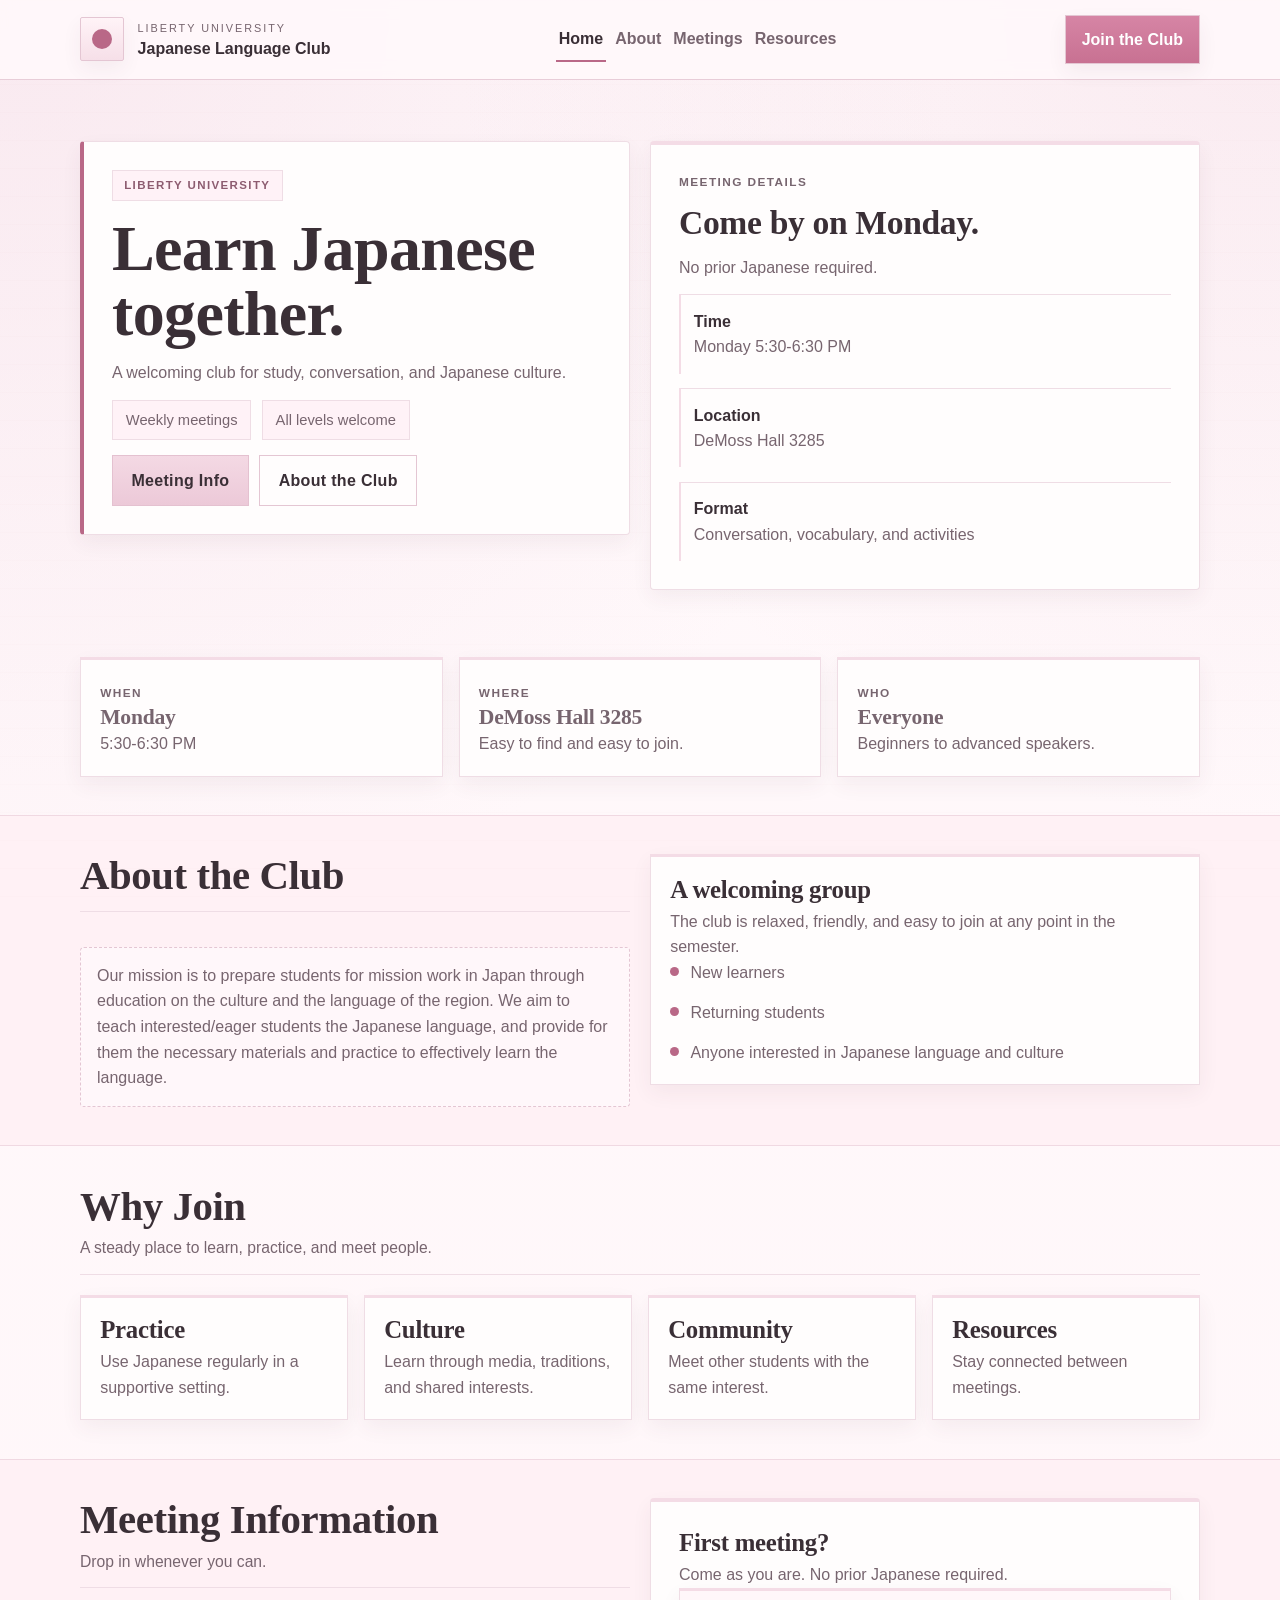
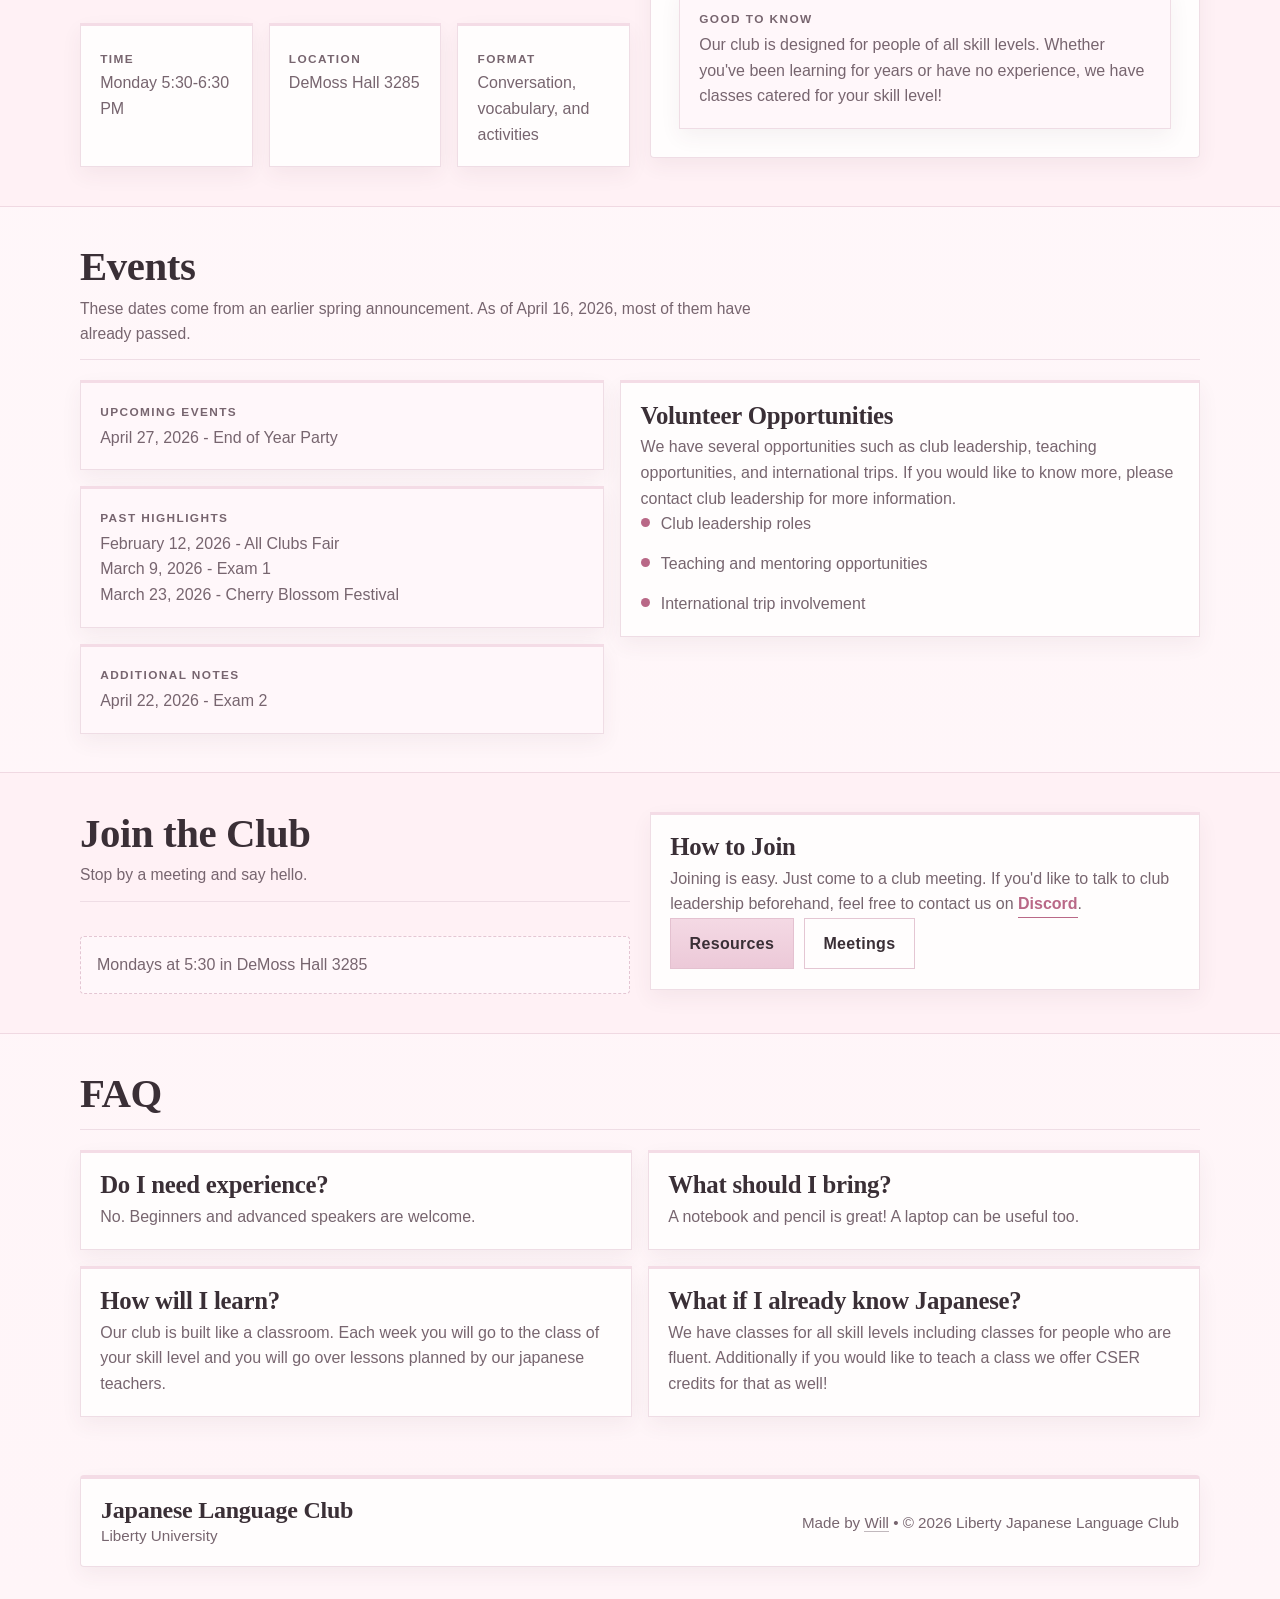
<file: index.html>
﻿<!doctype html>
<html lang="en">
  <head>
    <meta charset="UTF-8" />
    <meta name="viewport" content="width=device-width, initial-scale=1" />
    <meta name="theme-color" content="#f6f0e8" />
    <title>Liberty Japanese Language Club</title>
    <link rel="stylesheet" href="styles.css" />
  </head>
  <body>
    <a class="skip-link" href="#main-content">Skip to content</a>
    <header class="site-header">
      <div class="container header-inner">
        <a class="brand" href="index.html">
          <span class="brand-mark" aria-hidden="true"></span>
          <span class="brand-text">
            <span>Liberty University</span>
            <strong>Japanese Language Club</strong>
          </span>
        </a>
        <nav class="site-nav" aria-label="Primary">
          <a href="index.html" aria-current="page">Home</a>
          <a href="about.html">About</a>
          <a href="meetings.html">Meetings</a>
          <a href="resources.html">Resources</a>
        </nav>
        <a class="nav-cta" href="#join">Join the Club</a>
      </div>
    </header>

    <main id="main-content">
      <section class="hero">
        <div class="container hero-stage">
          <div class="hero-card hero-copy">
            <div>
              <p class="pill">Liberty University</p>
              <h1 class="hero-title">Learn Japanese together.</h1>
              <p class="hero-lede">
                A welcoming club for study, conversation, and Japanese culture.
              </p>
            </div>

            <div class="tag-row" aria-label="Highlights">
              <span class="tag">Weekly meetings</span>
              <span class="tag">All levels welcome</span>
            </div>

            <div class="hero-actions">
              <a class="button primary" href="#meeting-info">Meeting Info</a>
              <a class="button secondary" href="about.html">About the Club</a>
            </div>
          </div>

          <aside class="spotlight-panel" aria-label="Meeting snapshot">
            <div class="spotlight-frame">
              <span class="spotlight-label">Meeting Details</span>
              <h2 class="spotlight-title">Come by on Monday.</h2>
              <p>No prior Japanese required.</p>

              <div class="spotlight-list">
                <div class="spotlight-item">
                  <strong>Time</strong>
                  <p>Monday 5:30-6:30 PM</p>
                </div>
                <div class="spotlight-item">
                  <strong>Location</strong>
                  <p>DeMoss Hall 3285</p>
                </div>
                <div class="spotlight-item">
                  <strong>Format</strong>
                  <p>Conversation, vocabulary, and activities</p>
                </div>
              </div>
            </div>
          </aside>
        </div>
      </section>

      <section class="section">
        <div class="container stat-grid">
          <article class="stat-band">
            <span class="stat-label">When</span>
            <p class="stat-value">Monday</p>
            <p>5:30-6:30 PM</p>
          </article>
          <article class="stat-band">
            <span class="stat-label">Where</span>
            <p class="stat-value">DeMoss Hall 3285</p>
            <p>Easy to find and easy to join.</p>
          </article>
          <article class="stat-band">
            <span class="stat-label">Who</span>
            <p class="stat-value">Everyone</p>
            <p>Beginners to advanced speakers.</p>
          </article>
        </div>
      </section>

      <section class="section alt" id="about">
        <div class="container split">
          <div class="stack">
            <div class="section-heading">
              <h2 class="section-title">About the Club</h2>
            </div>
            <div class="notice">
              Our mission is to prepare students for mission work in Japan
              through education on the culture and the language of the region.
              We aim to teach interested/eager students the Japanese language,
              and provide for them the necessary materials and practice to
              effectively learn the language.
            </div>
          </div>

          <div class="card">
            <h3>A welcoming group</h3>
            <p>
              The club is relaxed, friendly, and easy to join at any point in
              the semester.
            </p>
            <div class="accent-list" aria-label="Who the club is for">
              <div class="accent-item">
                <span class="accent-mark" aria-hidden="true"></span>
                <p>New learners</p>
              </div>
              <div class="accent-item">
                <span class="accent-mark" aria-hidden="true"></span>
                <p>Returning students</p>
              </div>
              <div class="accent-item">
                <span class="accent-mark" aria-hidden="true"></span>
                <p>Anyone interested in Japanese language and culture</p>
              </div>
            </div>
          </div>
        </div>
      </section>

      <section class="section" id="why-join">
        <div class="container">
          <div class="section-heading">
            <h2 class="section-title">Why Join</h2>
            <p class="section-subtitle">
              A steady place to learn, practice, and meet people.
            </p>
          </div>

          <div class="card-grid">
            <article class="card">
              <h3>Practice</h3>
              <p>Use Japanese regularly in a supportive setting.</p>
            </article>
            <article class="card">
              <h3>Culture</h3>
              <p>Learn through media, traditions, and shared interests.</p>
            </article>
            <article class="card">
              <h3>Community</h3>
              <p>Meet other students with the same interest.</p>
            </article>
            <article class="card">
              <h3>Resources</h3>
              <p>Stay connected between meetings.</p>
            </article>
          </div>
        </div>
      </section>

      <section class="section alt" id="meeting-info">
        <div class="container split">
          <div class="stack">
            <div class="section-heading">
              <h2 class="section-title">Meeting Information</h2>
              <p class="section-subtitle">Drop in whenever you can.</p>
            </div>

            <div class="info-grid">
              <div class="info-item">
                <strong>Time</strong>
                <p>Monday 5:30-6:30 PM</p>
              </div>
              <div class="info-item">
                <strong>Location</strong>
                <p>DeMoss Hall 3285</p>
              </div>
              <div class="info-item">
                <strong>Format</strong>
                <p>Conversation, vocabulary, and activities</p>
              </div>
            </div>
          </div>

          <div class="cta-panel">
            <h3>First meeting?</h3>
            <p>Come as you are. No prior Japanese required.</p>
            <div class="placeholder-box">
              <strong>Good To Know</strong>
              <p>
                Our club is designed for people of all skill levels. Whether
                you've been learning for years or have no experience, we have
                classes catered for your skill level!
              </p>
            </div>
          </div>
        </div>
      </section>

      <section class="section" id="events">
        <div class="container">
          <div class="section-heading">
            <h2 class="section-title">Events</h2>
            <p class="section-subtitle">
              These dates come from an earlier spring announcement. As of April
              16, 2026, most of them have already passed.
            </p>
          </div>

          <div class="events-layout">
            <div class="events-list">
              <article class="placeholder-box">
                <strong>Upcoming Events</strong>
                <p>April 27, 2026 - End of Year Party</p>
              </article>
              <article class="placeholder-box">
                <strong>Past Highlights</strong>
                <p>
                  February 12, 2026 - All Clubs Fair<br />
                  March 9, 2026 - Exam 1<br />
                  March 23, 2026 - Cherry Blossom Festival
                </p>
              </article>
              <article class="placeholder-box">
                <strong>Additional Notes</strong>
                <p>April 22, 2026 - Exam 2</p>
              </article>
            </div>

            <article class="card">
              <h3>Volunteer Opportunities</h3>
              <p>
                We have several opportunities such as club leadership, teaching
                opportunities, and international trips. If you would like to
                know more, please contact club leadership for more information.
              </p>
              <div class="accent-list" aria-label="Volunteer examples">
                <div class="accent-item">
                  <span class="accent-mark" aria-hidden="true"></span>
                  <p>Club leadership roles</p>
                </div>
                <div class="accent-item">
                  <span class="accent-mark" aria-hidden="true"></span>
                  <p>Teaching and mentoring opportunities</p>
                </div>
                <div class="accent-item">
                  <span class="accent-mark" aria-hidden="true"></span>
                  <p>International trip involvement</p>
                </div>
              </div>
            </article>
          </div>
        </div>
      </section>

      <section class="section alt" id="join">
        <div class="container split">
          <div class="stack">
            <div class="section-heading">
              <h2 class="section-title">Join the Club</h2>
              <p class="section-subtitle">Stop by a meeting and say hello.</p>
            </div>
            <div class="notice">Mondays at 5:30 in DeMoss Hall 3285</div>
          </div>

          <div class="card">
            <h3>How to Join</h3>
            <p>
              Joining is easy. Just come to a club meeting. If you'd like to
              talk to club leadership beforehand, feel free to contact us on
              <a
                class="resource-link"
                href="http://discord.gg/kyBhywKwyK"
                target="_blank"
                rel="noreferrer"
                >Discord</a
              >.
            </p>
            <div class="hero-actions">
              <a class="button primary" href="resources.html">Resources</a>
              <a class="button secondary" href="meetings.html">Meetings</a>
            </div>
          </div>
        </div>
      </section>

      <section class="section" id="faq">
        <div class="container">
          <div class="section-heading">
            <h2 class="section-title">FAQ</h2>
          </div>

          <div class="feature-grid">
            <article class="card">
              <h3>Do I need experience?</h3>
              <p>No. Beginners and advanced speakers are welcome.</p>
            </article>
            <article class="card">
              <h3>What should I bring?</h3>
              <p>A notebook and pencil is great! A laptop can be useful too.</p>
            </article>
            <article class="card">
              <h3>How will I learn?</h3>
              <p>
                Our club is built like a classroom. Each week you will
                go to the class of your skill level and you will go over lessons
                planned by our japanese teachers.
              </p>
            </article>
            <article class="card">
              <h3>What if I already know Japanese?</h3>
              <p>
                We have classes for all skill levels including classes for
                people who are fluent. Additionally if you would like to teach a
                class we offer CSER credits for that as well!
              </p>
            </article>
          </div>
        </div>
      </section>
    </main>

    <footer class="site-footer">
      <div class="container">
        <div class="footer-card footer-inner">
          <div>
            <p class="footer-mark">Japanese Language Club</p>
            <p class="footer-copy">Liberty University</p>
          </div>
          <p class="footer-copy footer-copy-meta">
            Made by
            <a href="https://willcook.org" target="_blank" rel="noreferrer">Will</a>
            • &copy; 2026 Liberty Japanese Language Club
          </p>
        </div>
      </div>
    </footer>
  </body>
</html>
</file>
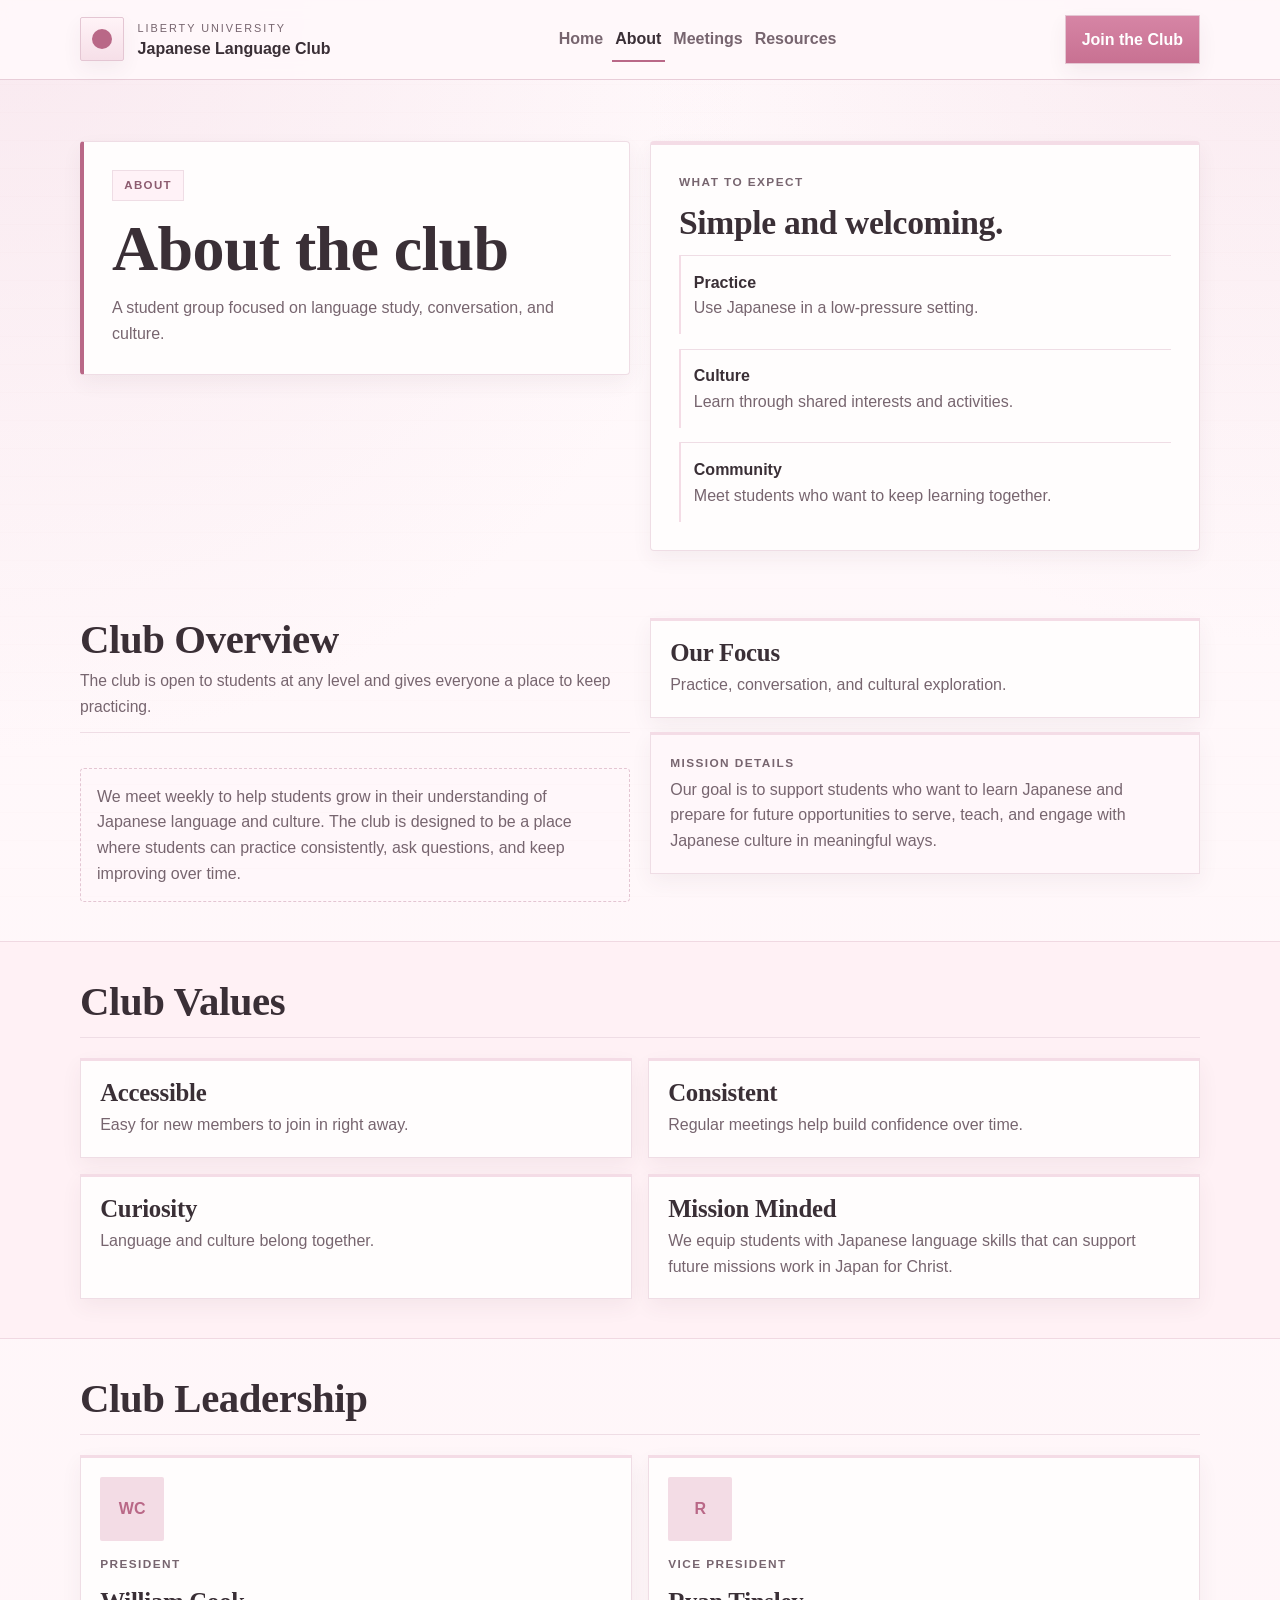
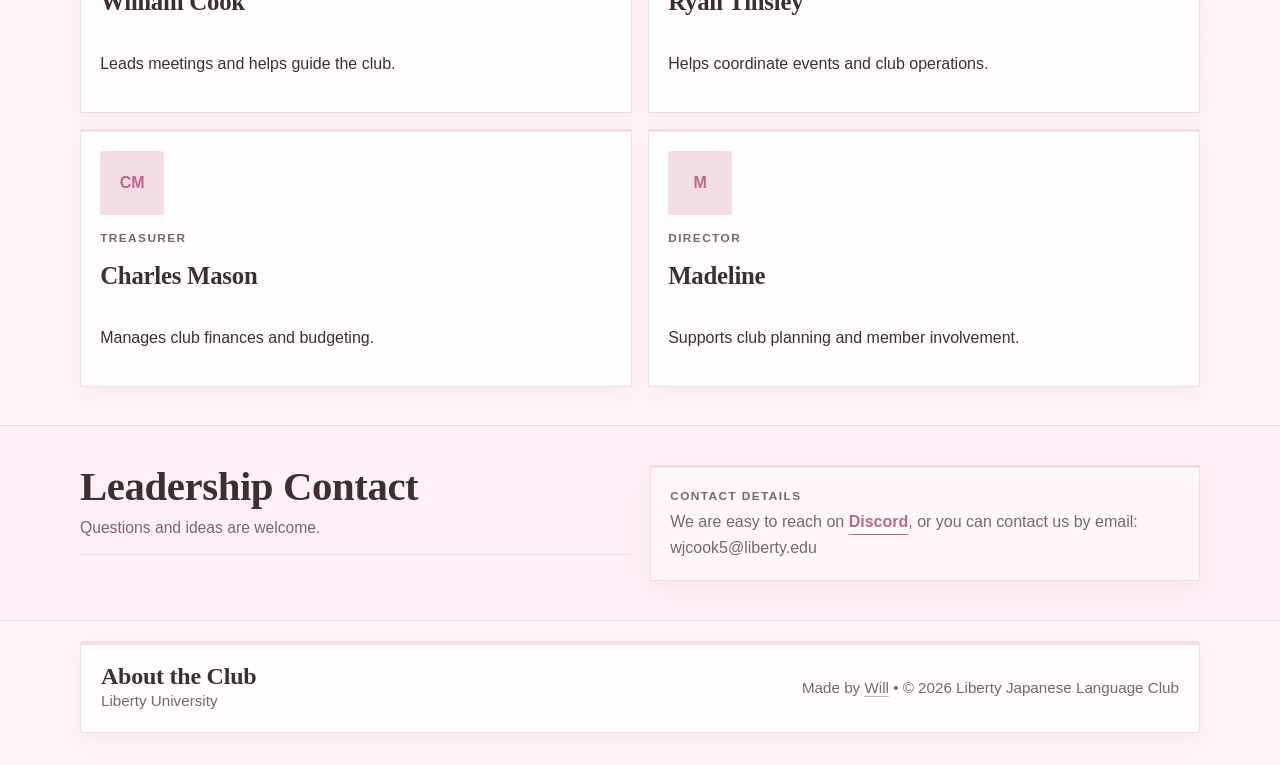
<file: about.html>
﻿<!doctype html>
<html lang="en">
  <head>
    <meta charset="UTF-8" />
    <meta name="viewport" content="width=device-width, initial-scale=1" />
    <meta name="theme-color" content="#f6f0e8" />
    <title>About - Japanese Language Club</title>
    <link rel="stylesheet" href="styles.css" />
  </head>
  <body>
    <a class="skip-link" href="#main-content">Skip to content</a>
    <header class="site-header">
      <div class="container header-inner">
        <a class="brand" href="index.html">
          <span class="brand-mark" aria-hidden="true"></span>
          <span class="brand-text">
            <span>Liberty University</span>
            <strong>Japanese Language Club</strong>
          </span>
        </a>
        <nav class="site-nav" aria-label="Primary">
          <a href="index.html">Home</a>
          <a href="about.html" aria-current="page">About</a>
          <a href="meetings.html">Meetings</a>
          <a href="resources.html">Resources</a>
        </nav>
        <a class="nav-cta" href="index.html#join">Join the Club</a>
      </div>
    </header>

    <main id="main-content">
      <section class="hero page-hero">
        <div class="container hero-grid">
          <div class="hero-card">
            <p class="pill">About</p>
            <h1 class="hero-title">About the club</h1>
            <p class="hero-lede">
              A student group focused on language study, conversation, and
              culture.
            </p>
          </div>

          <aside class="spotlight-panel" aria-label="Club atmosphere">
            <div class="spotlight-frame">
              <span class="spotlight-label">What To Expect</span>
              <h2 class="spotlight-title">Simple and welcoming.</h2>
              <div class="spotlight-list">
                <div class="spotlight-item">
                  <strong>Practice</strong>
                  <p>Use Japanese in a low-pressure setting.</p>
                </div>
                <div class="spotlight-item">
                  <strong>Culture</strong>
                  <p>Learn through shared interests and activities.</p>
                </div>
                <div class="spotlight-item">
                  <strong>Community</strong>
                  <p>Meet students who want to keep learning together.</p>
                </div>
              </div>
            </div>
          </aside>
        </div>
      </section>

      <section class="section" id="overview">
        <div class="container split">
          <div class="stack">
            <div class="section-heading">
              <h2 class="section-title">Club Overview</h2>
              <p class="section-subtitle">
                The club is open to students at any level and gives everyone a
                place to keep practicing.
              </p>
            </div>
            <div class="notice">
              We meet weekly to help students grow in their understanding of
              Japanese language and culture. The club is designed to be a place
              where students can practice consistently, ask questions, and keep
              improving over time.
            </div>
          </div>

          <div class="stack">
            <article class="card">
              <h3>Our Focus</h3>
              <p>Practice, conversation, and cultural exploration.</p>
            </article>
            <article class="placeholder-box">
              <strong>Mission Details</strong>
              <p>
                Our goal is to support students who want to learn Japanese and
                prepare for future opportunities to serve, teach, and engage
                with Japanese culture in meaningful ways.
              </p>
            </article>
          </div>
        </div>
      </section>

      <section class="section alt" id="club-values">
        <div class="container">
          <div class="section-heading">
            <h2 class="section-title">Club Values</h2>
            <!-- <p class="section-subtitle">
              The club should feel approachable, useful, and easy to return to.
            </p> -->
          </div>

          <div class="feature-grid">
            <article class="card">
              <h3>Accessible</h3>
              <p>Easy for new members to join in right away.</p>
            </article>
            <article class="card">
              <h3>Consistent</h3>
              <p>Regular meetings help build confidence over time.</p>
            </article>
            <article class="card">
              <h3>Curiosity</h3>
              <p>Language and culture belong together.</p>
            </article>
            <article class="card">
              <h3>Mission Minded</h3>
              <p>
                We equip students with Japanese language skills that can support
                future missions work in Japan for Christ.
              </p>
            </article>
          </div>
        </div>
      </section>

      <section class="section" id="leadership">
        <div class="container">
          <div class="section-heading">
            <h2 class="section-title">Club Leadership</h2>
            <!-- <p class="section-subtitle">
              Add real photos later if you want. The layout will still hold up.
            </p> -->
          </div>

          <div class="people-grid">
            <article class="profile-card">
              <div class="profile-badge" aria-hidden="true">WC</div>
              <div class="profile-meta">
                <span class="profile-role">President</span>
                <h3>William Cook</h3>
                <p>Leads meetings and helps guide the club.</p>
              </div>
            </article>

            <article class="profile-card">
              <div class="profile-badge" aria-hidden="true">R</div>
              <div class="profile-meta">
                <span class="profile-role">Vice President</span>
                <h3>Ryan Tinsley</h3>
                <p>Helps coordinate events and club operations.</p>
              </div>
            </article>

            <article class="profile-card">
              <div class="profile-badge" aria-hidden="true">CM</div>
              <div class="profile-meta">
                <span class="profile-role">Treasurer</span>
                <h3>Charles Mason</h3>
                <p>Manages club finances and budgeting.</p>
              </div>
            </article>

            <article class="profile-card">
              <div class="profile-badge" aria-hidden="true">M</div>
              <div class="profile-meta">
                <span class="profile-role">Director</span>
                <h3>Madeline</h3>
                <p>Supports club planning and member involvement.</p>
              </div>
            </article>
          </div>
        </div>
      </section>

      <section class="section alt" id="leadership-contact">
        <div class="container split">
          <div class="stack">
            <div class="section-heading">
              <h2 class="section-title">Leadership Contact</h2>
              <p class="section-subtitle">Questions and ideas are welcome.</p>
            </div>
          </div>
          <div class="placeholder-box">
            <strong>Contact Details</strong>
            <p>
              We are easy to reach on
              <a
                class="resource-link"
                href="http://discord.gg/kyBhywKwyK"
                target="_blank"
                rel="noreferrer"
                >Discord</a
              >, or you can contact us by email:
            </p>
            <p>
              <a href="mailto:wjcook5@liberty.edu">wjcook5@liberty.edu</a>
            </p>
          </div>
        </div>
      </section>
    </main>

    <footer class="site-footer">
      <div class="container">
        <div class="footer-card footer-inner">
          <div>
            <p class="footer-mark">About the Club</p>
            <p class="footer-copy">Liberty University</p>
          </div>
          <p class="footer-copy footer-copy-meta">
            Made by
            <a href="https://willcook.org" target="_blank" rel="noreferrer"
              >Will</a
            >
            • &copy; 2026 Liberty Japanese Language Club
          </p>
        </div>
      </div>
    </footer>
  </body>
</html>
</file>
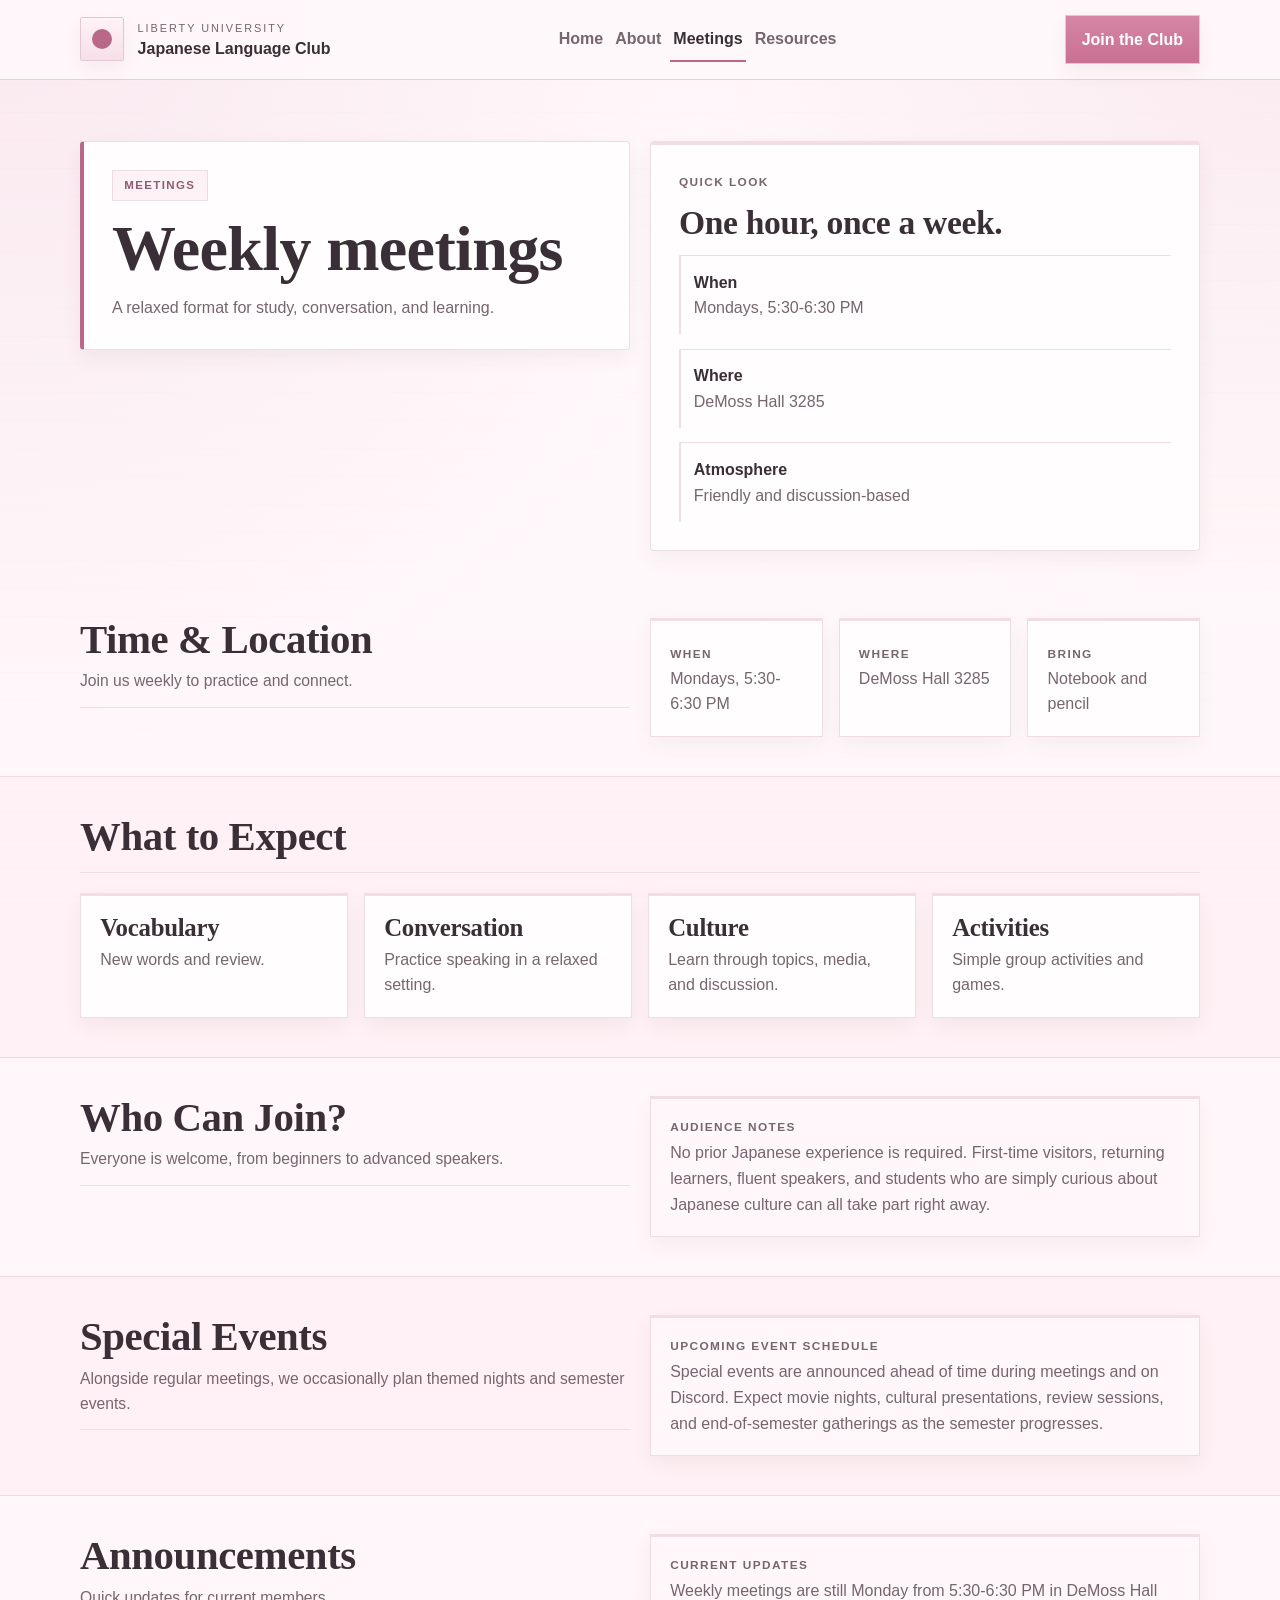
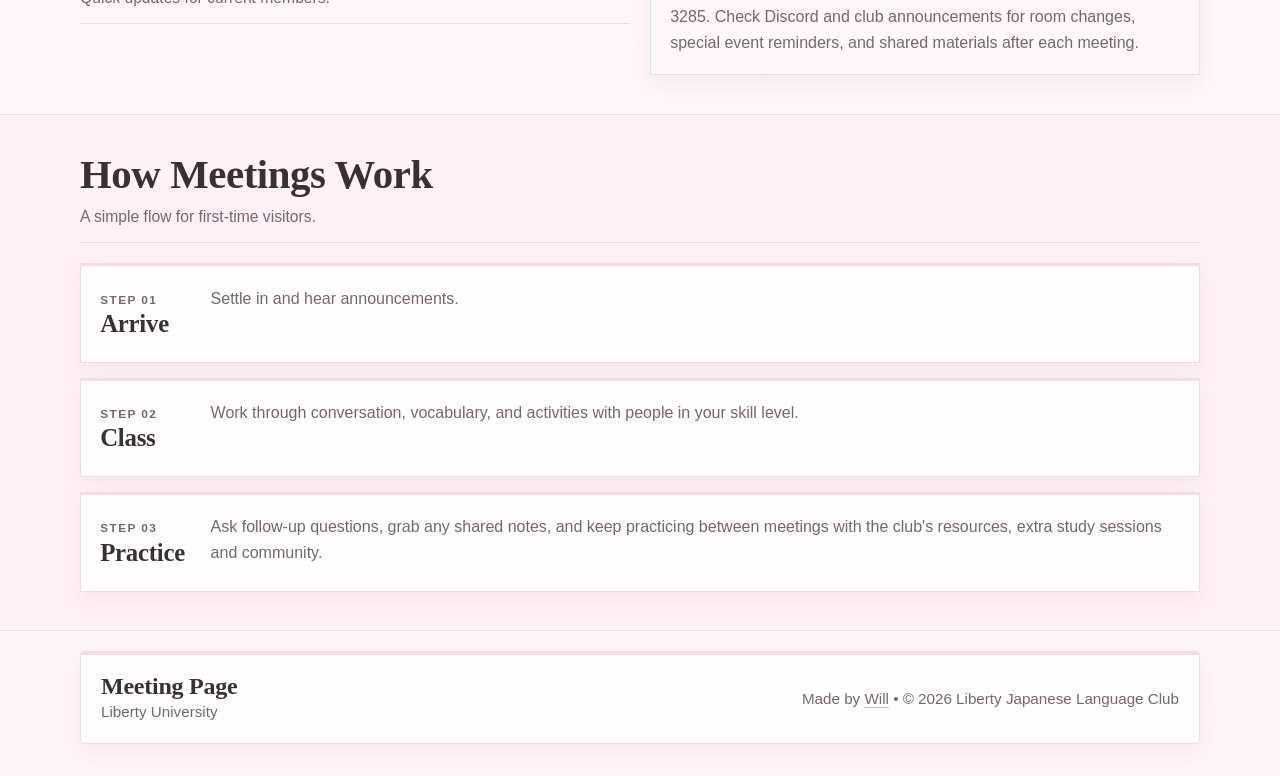
<file: meetings.html>
<!doctype html>
<html lang="en">
  <head>
    <meta charset="UTF-8" />
    <meta name="viewport" content="width=device-width, initial-scale=1" />
    <meta name="theme-color" content="#f6f0e8" />
    <title>Meetings - Japanese Language Club</title>
    <link rel="stylesheet" href="styles.css" />
  </head>
  <body>
    <a class="skip-link" href="#main-content">Skip to content</a>
    <header class="site-header">
      <div class="container header-inner">
        <a class="brand" href="index.html">
          <span class="brand-mark" aria-hidden="true"></span>
          <span class="brand-text">
            <span>Liberty University</span>
            <strong>Japanese Language Club</strong>
          </span>
        </a>
        <nav class="site-nav" aria-label="Primary">
          <a href="index.html">Home</a>
          <a href="about.html">About</a>
          <a href="meetings.html" aria-current="page">Meetings</a>
          <a href="resources.html">Resources</a>
        </nav>
        <a class="nav-cta" href="index.html#join">Join the Club</a>
      </div>
    </header>

    <main id="main-content">
      <section class="hero page-hero">
        <div class="container hero-grid">
          <div class="hero-card">
            <p class="pill">Meetings</p>
            <h1 class="hero-title">Weekly meetings</h1>
            <p class="hero-lede">
              A relaxed format for study, conversation, and learning.
            </p>
          </div>

          <aside class="spotlight-panel" aria-label="Meeting snapshot">
            <div class="spotlight-frame">
              <span class="spotlight-label">Quick Look</span>
              <h2 class="spotlight-title">One hour, once a week.</h2>
              <div class="spotlight-list">
                <div class="spotlight-item">
                  <strong>When</strong>
                  <p>Mondays, 5:30-6:30 PM</p>
                </div>
                <div class="spotlight-item">
                  <strong>Where</strong>
                  <p>DeMoss Hall 3285</p>
                </div>
                <div class="spotlight-item">
                  <strong>Atmosphere</strong>
                  <p>Friendly and discussion-based</p>
                </div>
              </div>
            </div>
          </aside>
        </div>
      </section>

      <section class="section" id="weekly-info">
        <div class="container split">
          <div class="stack">
            <div class="section-heading">
              <h2 class="section-title">Time &amp; Location</h2>
              <p class="section-subtitle">Join us weekly to practice and connect.</p>
            </div>
          </div>

          <div class="info-grid">
            <div class="info-item">
              <strong>When</strong>
              <p>Mondays, 5:30-6:30 PM</p>
            </div>
            <div class="info-item">
              <strong>Where</strong>
              <p>DeMoss Hall 3285</p>
            </div>
            <div class="info-item">
              <strong>Bring</strong>
              <p>Notebook and pencil</p>
            </div>
          </div>
        </div>
      </section>

      <section class="section alt" id="what-to-expect">
        <div class="container">
          <div class="section-heading">
            <h2 class="section-title">What to Expect</h2>
          </div>

          <div class="card-grid">
            <article class="card">
              <h3>Vocabulary</h3>
              <p>New words and review.</p>
            </article>
            <article class="card">
              <h3>Conversation</h3>
              <p>Practice speaking in a relaxed setting.</p>
            </article>
            <article class="card">
              <h3>Culture</h3>
              <p>Learn through topics, media, and discussion.</p>
            </article>
            <article class="card">
              <h3>Activities</h3>
              <p>Simple group activities and games.</p>
            </article>
          </div>
        </div>
      </section>

      <section class="section" id="who-can-join">
        <div class="container split">
          <div class="stack">
            <div class="section-heading">
              <h2 class="section-title">Who Can Join?</h2>
              <p class="section-subtitle">
                Everyone is welcome, from beginners to advanced speakers.
              </p>
            </div>
          </div>
          <div class="placeholder-box">
            <strong>Audience Notes</strong>
            <p>
              No prior Japanese experience is required. First-time visitors,
              returning learners, fluent speakers, and students who are simply
              curious about Japanese culture can all take part right away.
            </p>
          </div>
        </div>
      </section>

      <section class="section alt" id="special-events">
        <div class="container split">
          <div class="stack">
            <div class="section-heading">
              <h2 class="section-title">Special Events</h2>
              <p class="section-subtitle">
                Alongside regular meetings, we occasionally plan themed nights
                and semester events.
              </p>
            </div>
          </div>

          <div class="placeholder-box">
            <strong>Upcoming Event Schedule</strong>
            <p>
              Special events are announced ahead of time during meetings and on
              Discord. Expect movie nights, cultural presentations, review
              sessions, and end-of-semester gatherings as the semester
              progresses.
            </p>
          </div>
        </div>
      </section>

      <section class="section" id="announcements">
        <div class="container split">
          <div class="stack">
            <div class="section-heading">
              <h2 class="section-title">Announcements</h2>
              <p class="section-subtitle">Quick updates for current members.</p>
            </div>
          </div>
          <div class="placeholder-box">
            <strong>Current Updates</strong>
            <p>
              Weekly meetings are still Monday from 5:30-6:30 PM in DeMoss
              Hall 3285. Check Discord and club announcements for room changes,
              special event reminders, and shared materials after each meeting.
            </p>
          </div>
        </div>
      </section>

      <section class="section alt" id="meeting-flow">
        <div class="container">
          <div class="section-heading">
            <h2 class="section-title">How Meetings Work</h2>
            <p class="section-subtitle">A simple flow for first-time visitors.</p>
          </div>

          <div class="timeline">
            <article class="timeline-card">
              <div>
                <span class="timeline-step">Step 01</span>
                <h3>Arrive</h3>
              </div>
              <p>Settle in and hear announcements.</p>
            </article>
            <article class="timeline-card">
              <div>
                <span class="timeline-step">Step 02</span>
                <h3>Class</h3>
              </div>
              <p>Work through conversation, vocabulary, and activities with people in your skill level.</p>
            </article>
            <article class="timeline-card">
              <div>
                <span class="timeline-step">Step 03</span>
                <h3>Practice</h3>
              </div>
              <p>
                Ask follow-up questions, grab any shared notes, and keep
                practicing between meetings with the club's resources, extra study sessions and
                community.
              </p>
            </article>
          </div>
        </div>
      </section>
    </main>

    <footer class="site-footer">
      <div class="container">
        <div class="footer-card footer-inner">
          <div>
            <p class="footer-mark">Meeting Page</p>
            <p class="footer-copy">Liberty University</p>
          </div>
          <p class="footer-copy footer-copy-meta">
            Made by
            <a href="https://willcook.org" target="_blank" rel="noreferrer">Will</a>
            • &copy; 2026 Liberty Japanese Language Club
          </p>
        </div>
      </div>
    </footer>
  </body>
</html>
</file>
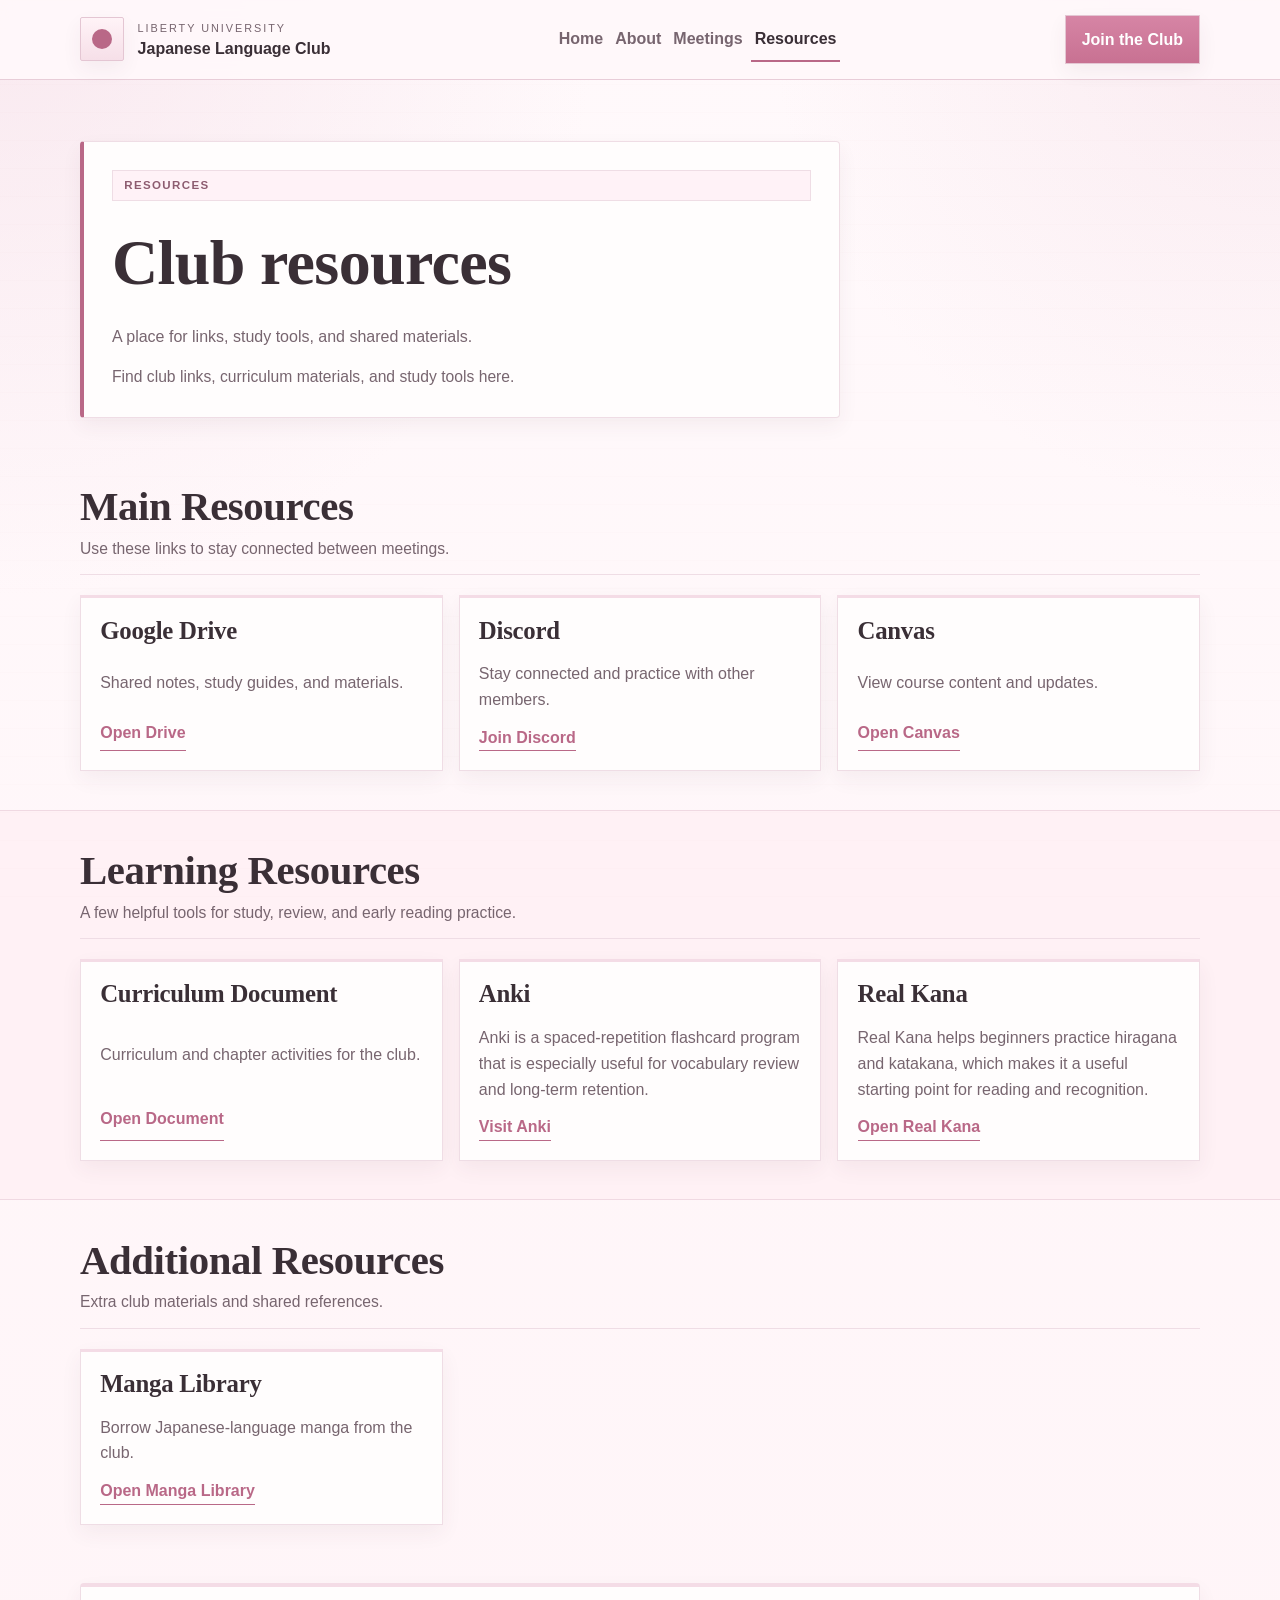
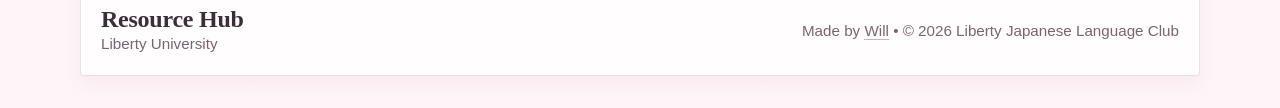
<file: resources.html>
﻿<!doctype html>
<html lang="en">
  <head>
    <meta charset="UTF-8" />
    <meta name="viewport" content="width=device-width, initial-scale=1" />
    <meta name="theme-color" content="#f6f0e8" />
    <title>Resources - Japanese Language Club</title>
    <link rel="stylesheet" href="styles.css" />
  </head>
  <body>
    <a class="skip-link" href="#main-content">Skip to content</a>
    <header class="site-header">
      <div class="container header-inner">
        <a class="brand" href="index.html">
          <span class="brand-mark" aria-hidden="true"></span>
          <span class="brand-text">
            <span>Liberty University</span>
            <strong>Japanese Language Club</strong>
          </span>
        </a>
        <nav class="site-nav" aria-label="Primary">
          <a href="index.html">Home</a>
          <a href="about.html">About</a>
          <a href="meetings.html">Meetings</a>
          <a href="resources.html" aria-current="page">Resources</a>
        </nav>
        <a class="nav-cta" href="index.html#join">Join the Club</a>
      </div>
    </header>

    <main id="main-content">
      <section class="hero page-hero resources-hero">
        <div class="container hero-grid">
          <div class="hero-card hero-copy">
            <p class="pill">Resources</p>
            <h1 class="hero-title">Club resources</h1>
            <p class="hero-lede">
              A place for links, study tools, and shared materials.
            </p>
            <p class="section-subtitle">
              Find club links, curriculum materials, and study tools here.
            </p>
          </div>
        </div>
      </section>

      <section class="section" id="club-resources">
        <div class="container">
          <div class="section-heading">
            <h2 class="section-title">Main Resources</h2>
            <p class="section-subtitle">
              Use these links to stay connected between meetings.
            </p>
          </div>

          <div class="resource-grid">
            <article class="resource-card">
              <h3>Google Drive</h3>
              <p>Shared notes, study guides, and materials.</p>
              <a
                class="resource-link"
                href="https://drive.google.com/drive/folders/1-IuzxMg2tT94cKkUon0aVxWR9Ep6Tb_0?usp=sharing"
                target="_blank"
                rel="noreferrer"
                >Open Drive</a
              >
            </article>

            <article class="resource-card">
              <h3>Discord</h3>
              <p>Stay connected and practice with other members.</p>
              <a
                class="resource-link"
                href="http://discord.gg/kyBhywKwyK"
                target="_blank"
                rel="noreferrer"
                >Join Discord</a
              >
            </article>

            <article class="resource-card">
              <h3>Canvas</h3>
              <p>View course content and updates.</p>
              <a
                class="resource-link"
                href="https://canvas.liberty.edu/enroll/7BNMTC"
                target="_blank"
                rel="noreferrer"
                >Open Canvas</a
              >
            </article>
          </div>
        </div>
      </section>

      <section class="section alt" id="learning-resources">
        <div class="container">
          <div class="section-heading">
            <h2 class="section-title">Learning Resources</h2>
            <p class="section-subtitle">
              A few helpful tools for study, review, and early reading
              practice.
            </p>
          </div>

          <div class="resource-grid">
            <article class="resource-card">
              <h3>Curriculum Document</h3>
              <p>Curriculum and chapter activities for the club.</p>
              <a
                class="resource-link"
                href="https://docs.google.com/document/d/1IlLjcpiebnSU2a-18ihWm_s4QFSR63x1/edit?usp=sharing&ouid=117419078419874300320&rtpof=true&sd=true"
                target="_blank"
                rel="noreferrer"
                >Open Document</a
              >
            </article>
            <article class="resource-card">
              <h3>Anki</h3>
              <p>
                Anki is a spaced-repetition flashcard program that is especially
                useful for vocabulary review and long-term retention.
              </p>
              <a
                class="resource-link"
                href="https://apps.ankiweb.net/"
                target="_blank"
                rel="noreferrer"
                >Visit Anki</a
              >
            </article>
            <article class="resource-card">
              <h3>Real Kana</h3>
              <p>
                Real Kana helps beginners practice hiragana and katakana, which
                makes it a useful starting point for reading and recognition.
              </p>
              <a
                class="resource-link"
                href="https://realkana.com/"
                target="_blank"
                rel="noreferrer"
                >Open Real Kana</a
              >
            </article>
          </div>
        </div>
      </section>

      <section class="section" id="resource-notes">
        <div class="container">
          <div class="section-heading">
            <h2 class="section-title">Additional Resources</h2>
            <p class="section-subtitle">
              Extra club materials and shared references.
            </p>
          </div>

          <div class="resource-grid">
            <article class="resource-card">
              <h3>Manga Library</h3>
              <p>Borrow Japanese-language manga from the club.</p>
              <a
                class="resource-link"
                href="https://docs.google.com/spreadsheets/d/1j4SZEvVwhT6GS62qGPSAtnhaGNLPD3OMZVYrPsK5yO4/edit?usp=drive_link"
                target="_blank"
                rel="noreferrer"
                >Open Manga Library</a
              >
            </article>
          </div>
        </div>
      </section>
    </main>

    <footer class="site-footer">
      <div class="container">
        <div class="footer-card footer-inner">
          <div>
            <p class="footer-mark">Resource Hub</p>
            <p class="footer-copy">Liberty University</p>
          </div>
          <p class="footer-copy footer-copy-meta">
            Made by
            <a href="https://willcook.org" target="_blank" rel="noreferrer">Will</a>
            • &copy; 2026 Liberty Japanese Language Club
          </p>
        </div>
      </div>
    </footer>
  </body>
</html>
</file>
<file: styles.css>
:root {
  --bg: #fff8fa;
  --bg-alt: #fff1f5;
  --surface: #fffdfd;
  --surface-soft: #fff7fa;
  --text: #3a2f36;
  --text-soft: #77656f;
  --line: #efdde5;
  --line-strong: #e4c6d3;
  --accent: #b96887;
  --accent-soft: #f4dce6;
  --shadow-sm: 0 8px 20px rgba(90, 54, 72, 0.06);
  --shadow-md: 0 18px 40px rgba(90, 54, 72, 0.08);
  --radius-xl: 14px;
  --radius-lg: 8px;
  --radius-md: 4px;
  --radius-sm: 0;
  --max-width: 1120px;
}

* {
  box-sizing: border-box;
}

html {
  scroll-behavior: smooth;
}

body {
  margin: 0;
  min-height: 100vh;
  background:
    radial-gradient(circle at top right, rgba(231, 184, 202, 0.22), transparent 24%),
    radial-gradient(circle at top left, rgba(244, 220, 230, 0.55), transparent 28%),
    linear-gradient(180deg, #fff9fb 0%, #fff5f8 100%);
  color: var(--text);
  font-family: "Segoe UI", Tahoma, Geneva, Verdana, sans-serif;
  line-height: 1.6;
}

body::before {
  content: "";
  position: fixed;
  inset: 0;
  pointer-events: none;
  opacity: 0.2;
  background-image: linear-gradient(rgba(185, 104, 135, 0.08) 1px, transparent 1px);
  background-size: 100% 28px;
}

img {
  display: block;
  max-width: 100%;
}

a {
  color: inherit;
  text-decoration: none;
}

a,
button {
  transition:
    color 0.18s ease,
    background-color 0.18s ease,
    border-color 0.18s ease,
    box-shadow 0.18s ease,
    transform 0.18s ease;
}

a:hover,
button:hover {
  transform: translateY(-1px);
}

.skip-link {
  position: absolute;
  left: -999px;
  top: 12px;
  z-index: 100;
  padding: 0.7rem 1rem;
  border-radius: var(--radius-sm);
  background: var(--text);
  color: #fff;
}

.skip-link:focus {
  left: 1rem;
}

.container {
  width: min(100% - 2rem, var(--max-width));
  margin: 0 auto;
}

.site-header {
  position: sticky;
  top: 0;
  z-index: 30;
  background: rgba(255, 248, 250, 0.94);
  border-bottom: 1px solid rgba(228, 198, 211, 0.85);
  backdrop-filter: blur(8px);
}

.header-inner {
  display: flex;
  align-items: center;
  justify-content: space-between;
  gap: 1rem 1.5rem;
  padding: 0.95rem 0;
}

.brand {
  display: inline-flex;
  align-items: center;
  gap: 0.85rem;
  min-width: 0;
}

.brand-mark {
  width: 44px;
  height: 44px;
  flex: 0 0 44px;
  border-radius: 2px;
  border: 1px solid var(--line-strong);
  background: linear-gradient(180deg, #fff3f7, #f6dfe8);
  position: relative;
  box-shadow: var(--shadow-sm);
}

.brand-mark::before {
  content: "";
  position: absolute;
  inset: 11px;
  border-radius: 999px;
  background: var(--accent);
}

.brand-text {
  display: flex;
  flex-direction: column;
  gap: 0.1rem;
}

.brand-text span {
  font-size: 0.68rem;
  letter-spacing: 0.18em;
  text-transform: uppercase;
  color: var(--text-soft);
}

.brand-text strong {
  font-size: 1rem;
  line-height: 1.2;
  font-weight: 700;
}

.site-nav {
  display: flex;
  flex-wrap: wrap;
  align-items: center;
  justify-content: center;
  gap: 0.35rem;
}

.site-nav a,
.nav-cta,
.button {
  border-radius: var(--radius-sm);
}

.site-nav a {
  padding: 0.55rem 0.2rem;
  color: var(--text-soft);
  font-weight: 600;
  border-bottom: 2px solid transparent;
}

.site-nav a:hover,
.site-nav a[aria-current="page"] {
  color: var(--text);
  background: transparent;
  border-bottom-color: var(--accent);
}

.nav-cta {
  display: inline-flex;
  align-items: center;
  justify-content: center;
  padding: 0.65rem 1rem;
  border: 1px solid var(--line-strong);
  background: linear-gradient(180deg, #d685a5, #c87192);
  color: #fff;
  font-weight: 600;
  box-shadow: var(--shadow-sm);
}

.nav-cta:hover,
.button:hover {
  box-shadow: var(--shadow-sm);
}

.hero {
  padding: 3.8rem 0 1.8rem;
}

.hero-grid,
.hero-stage,
.split {
  display: grid;
  grid-template-columns: repeat(2, minmax(0, 1fr));
  gap: 1.25rem;
  align-items: start;
}

.hero-card,
.spotlight-panel,
.card,
.info-item,
.cta-panel,
.profile-card,
.timeline-card,
.placeholder-box,
.resource-card,
.stat-band,
.footer-card {
  background: var(--surface);
  border: 1px solid var(--line);
  box-shadow: var(--shadow-sm);
  position: relative;
  z-index: 1;
}

.hero-card,
.spotlight-panel,
.cta-panel,
.footer-card {
  border-radius: var(--radius-md);
}

.card,
.info-item,
.profile-card,
.timeline-card,
.placeholder-box,
.resource-card,
.stat-band {
  border-radius: var(--radius-sm);
}

.hero-card,
.spotlight-panel,
.cta-panel {
  padding: 1.75rem;
}

.hero-card {
  border-left: 4px solid var(--accent);
}

.spotlight-panel,
.cta-panel {
  border-top: 4px solid var(--accent-soft);
}

.page-hero .hero-card {
  max-width: none;
}

.pill {
  display: inline-flex;
  align-items: center;
  margin: 0 0 0.9rem;
  padding: 0.35rem 0.7rem;
  border-radius: var(--radius-sm);
  border: 1px solid var(--line);
  background: #fff2f7;
  color: #8d5c70;
  font-size: 0.72rem;
  font-weight: 700;
  letter-spacing: 0.12em;
  text-transform: uppercase;
}

.hero-title,
.section-title,
.spotlight-title,
.card h3,
.profile-card h3,
.resource-card h3,
.timeline-card h3,
.footer-mark,
.stat-value,
.cta-panel h3 {
  margin: 0;
  font-family: Georgia, "Times New Roman", serif;
  font-weight: 600;
  letter-spacing: -0.01em;
}

.hero-title {
  font-size: clamp(2.4rem, 5.6vw, 4rem);
  line-height: 1.02;
}

.hero-lede,
.section-subtitle,
.card p,
.info-item p,
.resource-card p,
.timeline-card p,
.placeholder-box p,
.notice,
.footer-copy,
.spotlight-frame p,
.cta-panel p,
.stat-band p {
  margin: 0;
  color: var(--text-soft);
}

.hero-lede {
  margin-top: 0.9rem;
  max-width: 42rem;
  font-size: 1rem;
}

.hero-copy,
.stack,
.timeline,
.accent-list,
.spotlight-list,
.profile-meta {
  display: grid;
  gap: 0.9rem;
}

.tag-row,
.hero-actions {
  display: flex;
  flex-wrap: wrap;
  gap: 0.65rem;
}

.tag {
  padding: 0.45rem 0.8rem;
  border: 1px solid var(--line);
  border-radius: var(--radius-sm);
  background: #fff2f7;
  color: var(--text-soft);
  font-size: 0.92rem;
}

.button {
  display: inline-flex;
  align-items: center;
  justify-content: center;
  min-height: 46px;
  padding: 0.75rem 1.15rem;
  border: 1px solid var(--line-strong);
  background: var(--surface);
  color: var(--text);
  font-weight: 600;
  letter-spacing: 0.02em;
}

.button.primary {
  background: linear-gradient(180deg, #f4d9e4, #ecc9d8);
  border-color: #e4c1d0;
}

.button.secondary {
  background: var(--surface);
}

.spotlight-frame {
  display: grid;
  gap: 0.85rem;
}

.resources-hero .hero-grid {
  grid-template-columns: 1fr;
  align-items: start;
}

.resources-hero .hero-card {
  display: grid;
  align-content: start;
  max-width: 760px;
}

.spotlight-label,
.info-item strong,
.stat-label,
.profile-role,
.timeline-step,
.placeholder-box strong {
  font-size: 0.74rem;
  font-weight: 700;
  letter-spacing: 0.12em;
  text-transform: uppercase;
  color: var(--text-soft);
}

.spotlight-title {
  font-size: clamp(1.6rem, 3vw, 2.1rem);
  line-height: 1.08;
}

.spotlight-item {
  padding: 0.85rem 0;
  border-top: 1px solid var(--line);
  padding-left: 0.8rem;
  border-left: 2px solid var(--accent-soft);
}

.section {
  padding: 2.4rem 0;
}

.section.alt {
  background: var(--bg-alt);
  border-top: 1px solid rgba(228, 198, 211, 0.55);
  border-bottom: 1px solid rgba(228, 198, 211, 0.55);
}

.section-heading {
  display: grid;
  gap: 0.45rem;
  margin-bottom: 1.25rem;
  padding-bottom: 0.85rem;
  border-bottom: 1px solid var(--line);
}

.section-title {
  font-size: clamp(1.85rem, 4vw, 2.55rem);
  line-height: 1.06;
}

.section-subtitle {
  max-width: 42rem;
  font-size: 0.98rem;
}

.card-grid,
.feature-grid,
.resource-grid,
.people-grid,
.info-grid,
.stat-grid,
.mini-grid,
.events-list {
  display: grid;
  gap: 1rem;
}

.card-grid {
  grid-template-columns: repeat(4, minmax(0, 1fr));
}

.feature-grid,
.people-grid,
.mini-grid {
  grid-template-columns: repeat(2, minmax(0, 1fr));
}

.resource-grid,
.info-grid,
.stat-grid {
  grid-template-columns: repeat(3, minmax(0, 1fr));
}

.events-layout {
  display: grid;
  grid-template-columns: minmax(0, 0.95fr) minmax(280px, 1.05fr);
  gap: 1rem;
  align-items: start;
}

.events-list {
  grid-template-columns: 1fr;
}

.card,
.info-item,
.profile-card,
.timeline-card,
.placeholder-box,
.resource-card,
.stat-band {
  padding: 1.2rem;
  border-top: 3px solid var(--accent-soft);
}

.card h3,
.profile-card h3,
.resource-card h3,
.timeline-card h3,
.cta-panel h3 {
  font-size: 1.55rem;
  line-height: 1.06;
  margin-bottom: 0.35rem;
}

.accent-item {
  display: grid;
  grid-template-columns: auto 1fr;
  gap: 0.7rem;
  align-items: start;
}

.accent-mark {
  width: 9px;
  height: 9px;
  margin-top: 0.45rem;
  border-radius: 999px;
  background: var(--accent);
}

.notice,
.placeholder-box {
  background: var(--surface-soft);
}

.notice {
  padding: 0.95rem 1rem;
  border: 1px dashed var(--line-strong);
  border-radius: var(--radius-md);
}

.placeholder-box strong {
  display: block;
  margin-bottom: 0.2rem;
}

.profile-card {
  display: grid;
  gap: 0.9rem;
}

.profile-badge {
  display: grid;
  place-items: center;
  width: 64px;
  height: 64px;
  border-radius: 2px;
  background: #f3dce5;
  color: var(--accent);
  font-weight: 700;
}

.timeline-card {
  display: grid;
  grid-template-columns: 96px 1fr;
  gap: 0.9rem;
  align-items: start;
}

.resource-card {
  display: grid;
  gap: 0.75rem;
}

.resource-link {
  display: inline-flex;
  align-items: center;
  width: fit-content;
  color: var(--accent);
  font-weight: 600;
  border-bottom: 1px solid currentColor;
}

.stat-value {
  font-size: 1.35rem;
  line-height: 1.2;
  margin: 0.15rem 0 0.25rem;
}

.site-footer {
  padding: 1.25rem 0 2rem;
}

.footer-card {
  padding: 1.15rem 1.25rem;
  border-top: 4px solid var(--accent-soft);
}

.footer-inner {
  display: flex;
  align-items: center;
  justify-content: space-between;
  gap: 1rem;
}

.footer-mark {
  font-size: 1.5rem;
  line-height: 1.1;
}

.footer-copy {
  font-size: 0.95rem;
}

.footer-copy-meta {
  white-space: nowrap;
}

.footer-copy-meta a {
  color: inherit;
  border-bottom: 1px solid rgba(119, 101, 111, 0.45);
}

@media (max-width: 980px) {
  .header-inner {
    flex-wrap: wrap;
    justify-content: center;
  }

  .brand {
    width: 100%;
    justify-content: center;
  }

  .hero-grid,
  .hero-stage,
  .split,
  .card-grid,
  .resource-grid,
  .feature-grid,
  .people-grid,
  .info-grid,
  .stat-grid,
  .events-layout {
    grid-template-columns: repeat(2, minmax(0, 1fr));
  }
}

@media (max-width: 720px) {
  .hero {
    padding: 3rem 0 1.5rem;
  }

  .hero-grid,
  .hero-stage,
  .split,
  .card-grid,
  .resource-grid,
  .feature-grid,
  .people-grid,
  .info-grid,
  .stat-grid,
  .mini-grid,
  .timeline-card,
  .events-layout {
    grid-template-columns: 1fr;
  }

  .hero-card,
  .spotlight-panel,
  .cta-panel {
    padding: 1.35rem;
  }

  .header-inner,
  .site-nav,
  .footer-inner {
    justify-content: flex-start;
  }

  .nav-cta {
    width: 100%;
  }

  .section {
    padding: 2rem 0;
  }
}

@media (prefers-reduced-motion: reduce) {
  html {
    scroll-behavior: auto;
  }

  * {
    transition: none !important;
  }
}
</file>
